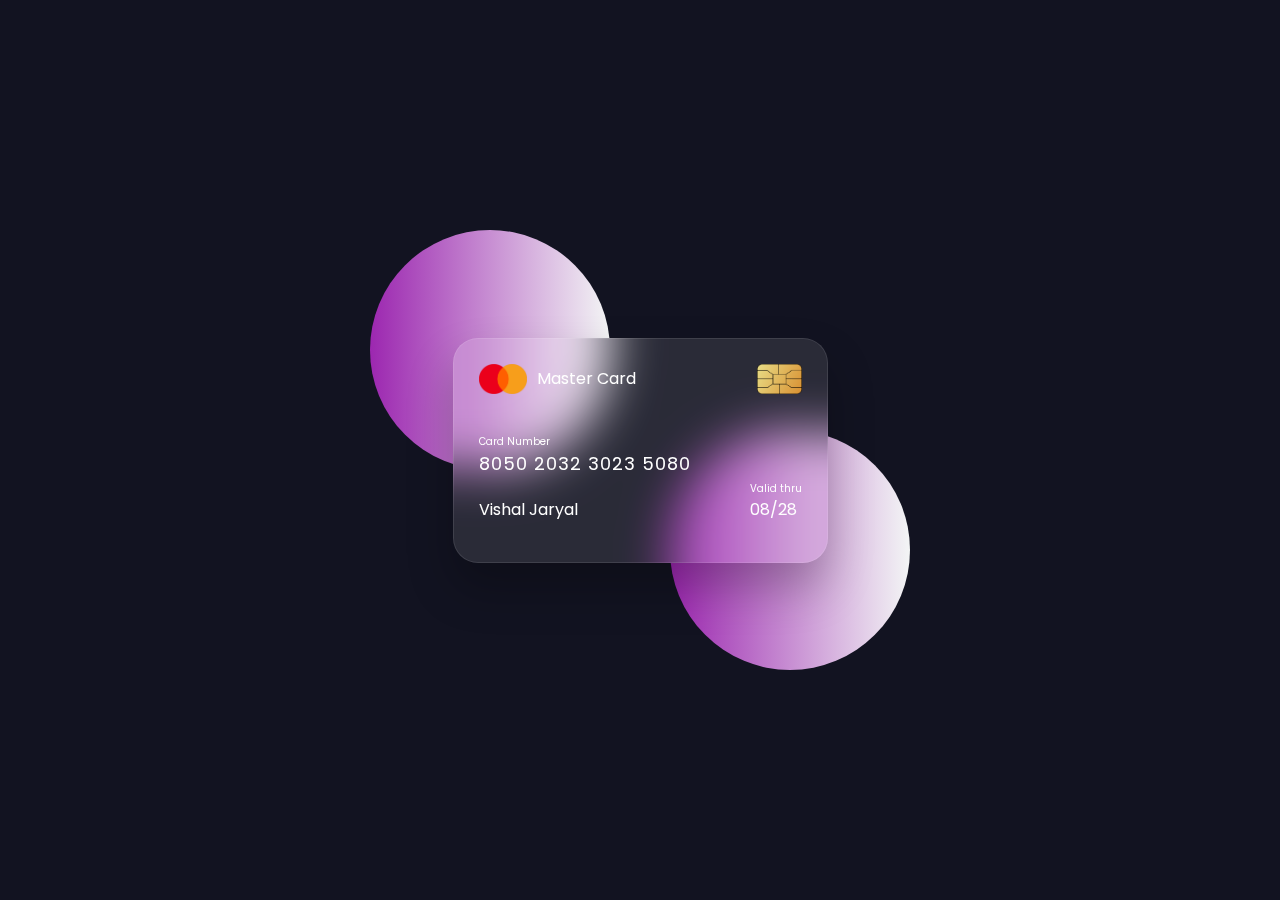
<file: Project 2/index.html>
<!DOCTYPE html>
<html lang="en">
<head>
    <meta charset="UTF-8">
    <meta name="viewport" content="width=device-width, initial-scale=1.0">
    <link rel="stylesheet" href="https://cdnjs.cloudflare.com/ajax/libs/font-awesome/6.5.1/css/all.min.css" integrity="sha512-DTOQO9RWCH3ppGqcWaEA1BIZOC6xxalwEsw9c2QQeAIftl+Vegovlnee1c9QX4TctnWMn13TZye+giMm8e2LwA==" crossorigin="anonymous" referrerpolicy="no-referrer" />

    <link href='https://unpkg.com/boxicons@2.1.4/css/boxicons.min.css' rel='stylesheet'>


    <title>Flipping Card UI Design</title>
    <link rel="stylesheet" href="style.css">
</head>
<body>
    
    <section>

        <div class="container">

            <div class="card front-face">


                <header>
                    <span class="logo">
                        <img src="logo.png" alt="">
                        <h5>Master Card</h5>
                    </span>
                    <img src="chip.png" alt="" class="chip">
                </header>

                <div class="card-details">
                    <div class="name-number">
                        <h6>Card Number</h6>
                        <h5 class="number">8050 2032 3023 5080</h5>
                        <h5 class="name">Vishal Jaryal</h5>
                    </div>

                    <div class="valid-date">
                        <h6>Valid thru</h6>
                        <h5>08/28</h5>
                    </div>


                </div>
            </div>


            <div class="card back-face">
                <h6>For customer service call +977 4343 3433 or email at mastercard@proton.me</h6>
                <span class="magnetic-strip"></span>
                <div class="signature"><i>005</i></div>
                <h5>Lorem ipsum dolor sit amet consectetur adipisicing elit. Minima assumenda impedit aspernatur quam adipisci soluta. Lorem ipsum dolor sit amet consectetur adipisicing elit. Id quas commodi repudiandae, unde deserunt aut.</h5>
            </div>


        </div>

    </section>

    
</body>
</html>
</file>
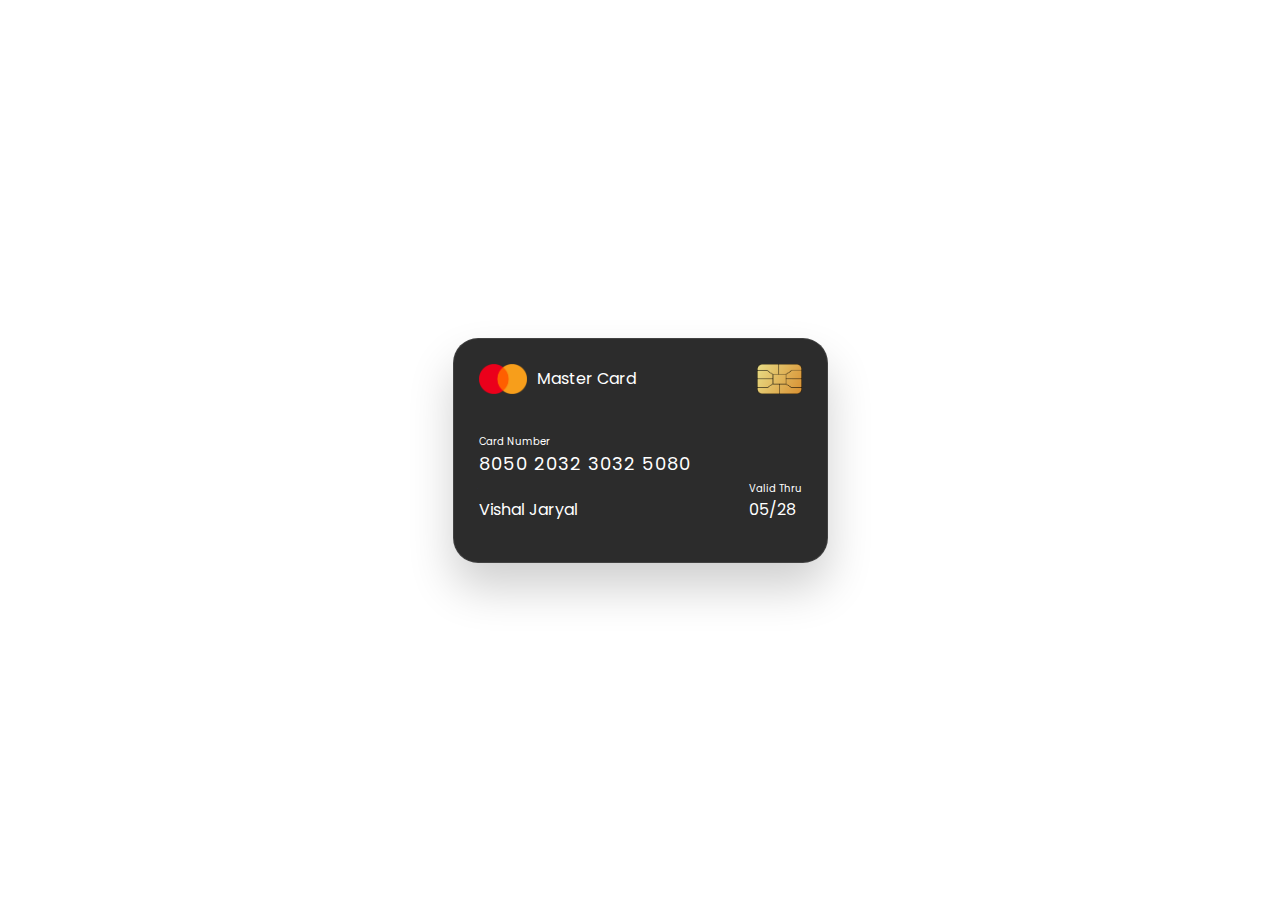
<file: Project 3/index.html>
<!DOCTYPE html>
<html lang="en">
<head>
    <meta charset="UTF-8">
    <meta name="viewport" content="width=device-width, initial-scale=1.0">
    <title>Credit Card Ui Design</title>
    <link rel="stylesheet" href="style.css">
</head>
<body>

    <section>

        <div class="container">
            <div class="card">

                <header>
                    <span class="logo">
                        <img src="logo.png" alt="">
                        <h5>Master Card</h5>
                    </span>
                    <img src="chip.png" alt="" class="chip">
                </header>

                <div class="card-details">
                    <div class="name-number">
                        <h6>Card Number</h5>
                        <h5 class="number">8050 2032 3032 5080</h5>
                        <h5 class="name">Vishal Jaryal</h5>
                    </div>

                    <div class="valid-date">
                        <h6>Valid Thru</h6>
                        <h5>05/28</h5>
                    </div>
                    
                </div>

                

            </div>
        </div>

    </section>
    
</body>
</html>
</file>
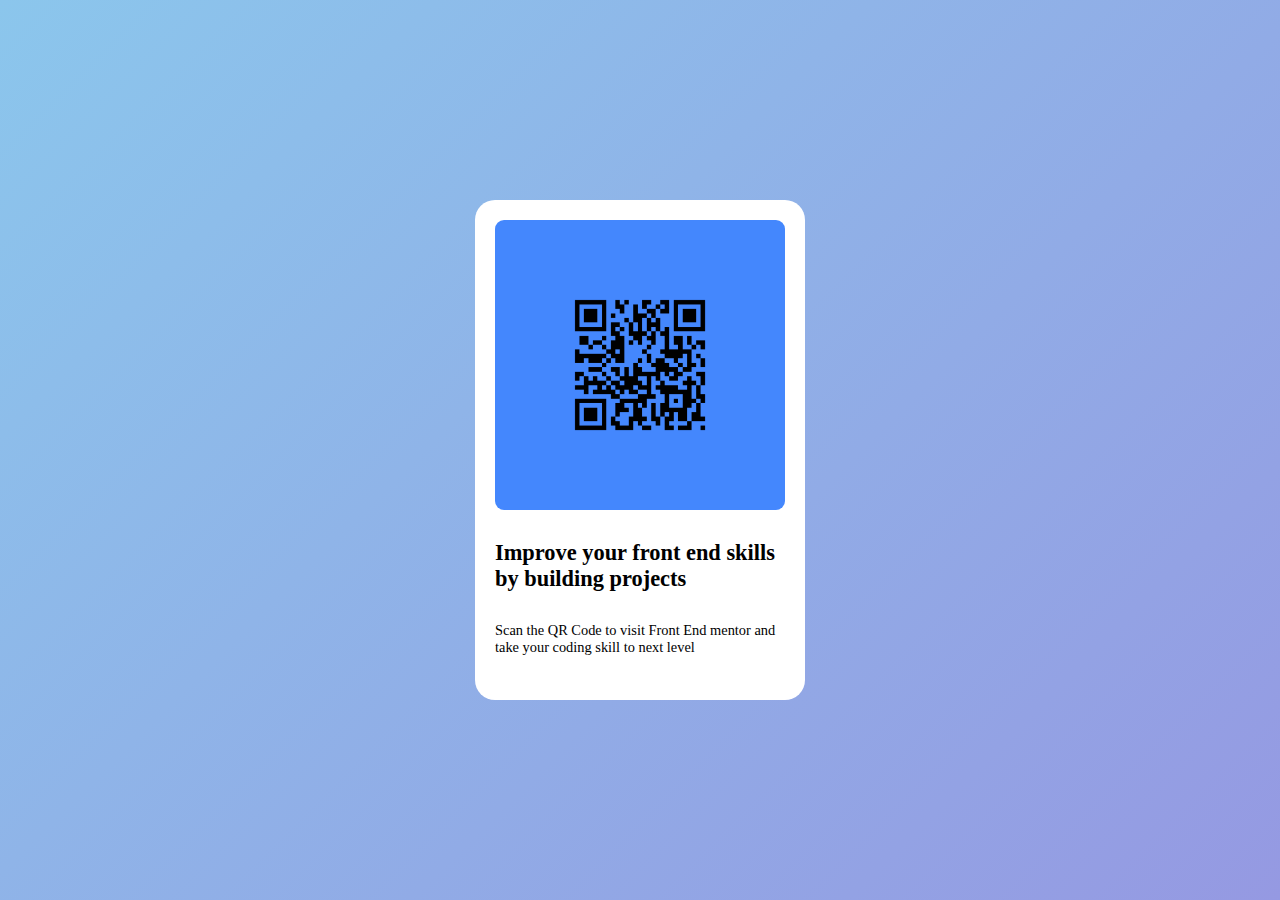
<file: Project 5/index.html>
<!DOCTYPE html>
<html lang="en">
<head>
    <meta charset="UTF-8">
    <meta name="viewport" content="width=device-width, initial-scale=1.0">
    <title>Card Website</title>
    
    <link rel="stylesheet" href="style.css">
</head>
<body>

    <div class="container">

        <div class="box">


            <div class="innerBox">
                <img src="qr.jpeg" alt="">
            </div>

            <h2>Improve your front end skills by building projects </h2>

            <p>Scan the QR Code to visit Front End mentor and take your coding skill to next level</p>
            


        </div>

    </div>


    
</body>
</html>
</file>
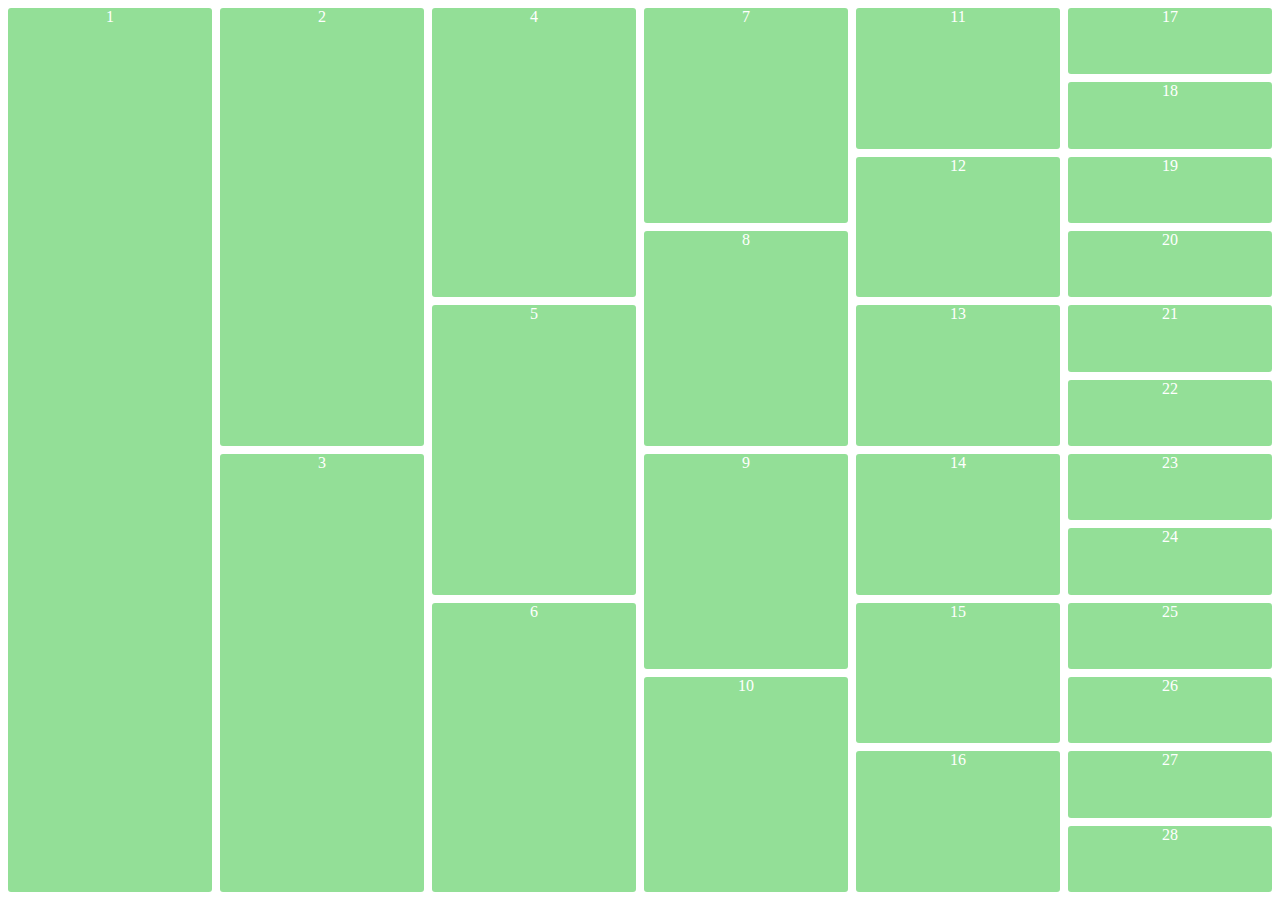
<file: Project 7 (CSS grid)/index.html>
<!DOCTYPE html>
<html lang="en">
<head>
    <meta charset="UTF-8">
    <meta name="viewport" content="width=device-width, initial-scale=1.0">
    <title>Document</title>
    <link rel="stylesheet" href="style.css">
</head>
<body>

    <div class="container">
        
        <div class="innerContainer">
            <div class="box">1</div>
        </div>

        <div class="innerContainer">
            <div class="box">2</div>
            <div class="box">3</div>
        </div>

        <div class="innerContainer">
            <div class="box">4</div>
            <div class="box">5</div>
            <div class="box">6</div>
        </div>

        <div class="innerContainer">
            <div class="box">7</div>
            <div class="box">8</div>
            <div class="box">9</div>
            <div class="box">10</div>
        </div>

        <div class="innerContainer">
            <div class="box">11</div>
            <div class="box">12</div>
            <div class="box">13</div>
            <div class="box">14</div>
            <div class="box">15</div>
            <div class="box">16</div>
        </div>

        <div class="innerContainer">
            <div class="box">17</div>
            <div class="box">18</div>
            <div class="box">19</div>
            <div class="box">20</div>
            <div class="box">21</div>
            <div class="box">22</div>
            <div class="box">23</div>
            <div class="box">24</div>
            <div class="box">25</div>
            <div class="box">26</div>
            <div class="box">27</div>
            <div class="box">28</div>
        </div>



    </div>


    
</body>
</html>
</file>
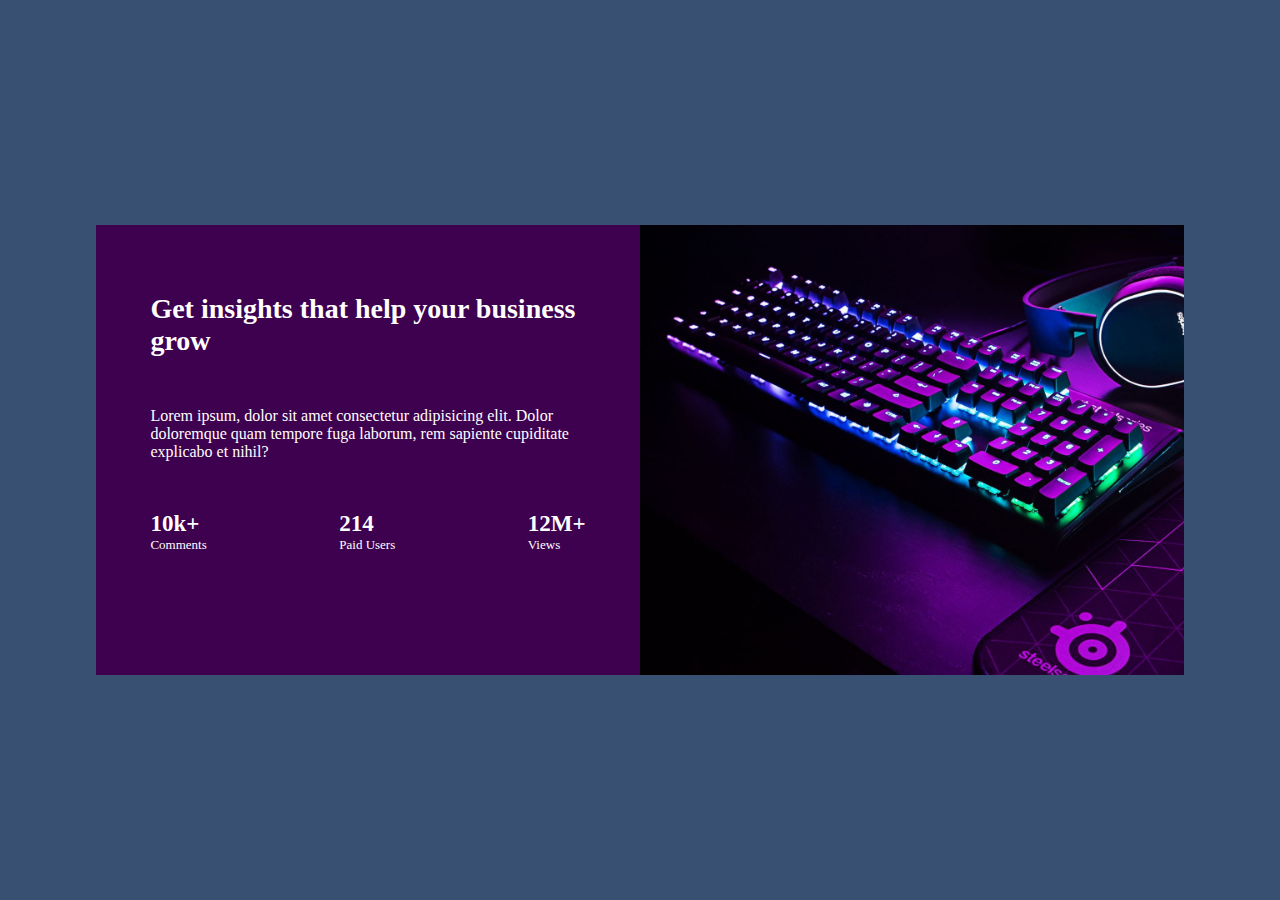
<file: Project 5/practice/index.html>
<!DOCTYPE html>
<html lang="en">
<head>
    <meta charset="UTF-8">
    <meta name="viewport" content="width=device-width, initial-scale=1.0">
    <title>Document</title>
    <link rel="stylesheet" href="style.css">
</head>
<body>
    
    <div class="container">

        <div class="outerBox">

            <div class="box1">

                <div class="textBox">

                    <div class="text1">
                        <h2>Get insights that help your business grow</h2>
                    </div>
    
                    <div class="text2">
                        <p>Lorem ipsum, dolor sit amet consectetur adipisicing elit. Dolor doloremque quam tempore fuga laborum, rem sapiente cupiditate explicabo et nihil?</p>
                    </div>
    
    
                    <div class="text3">

                        <div class="detailBox">
                            <h2>10k+</h2>
                            <p>Comments</p>
                        </div>

                        <div class="detailBox">
                            <h2>214</h2>
                            <p>Paid Users</p>
                        </div>

                        <div class="detailBox">
                            <h2>12M+</h2>
                            <p>Views</p>
                        </div>
    
                    </div>


                </div>

            </div>

            <div class="box2">

            </div>

        </div>


    </div>

</body>
</html>
</file>
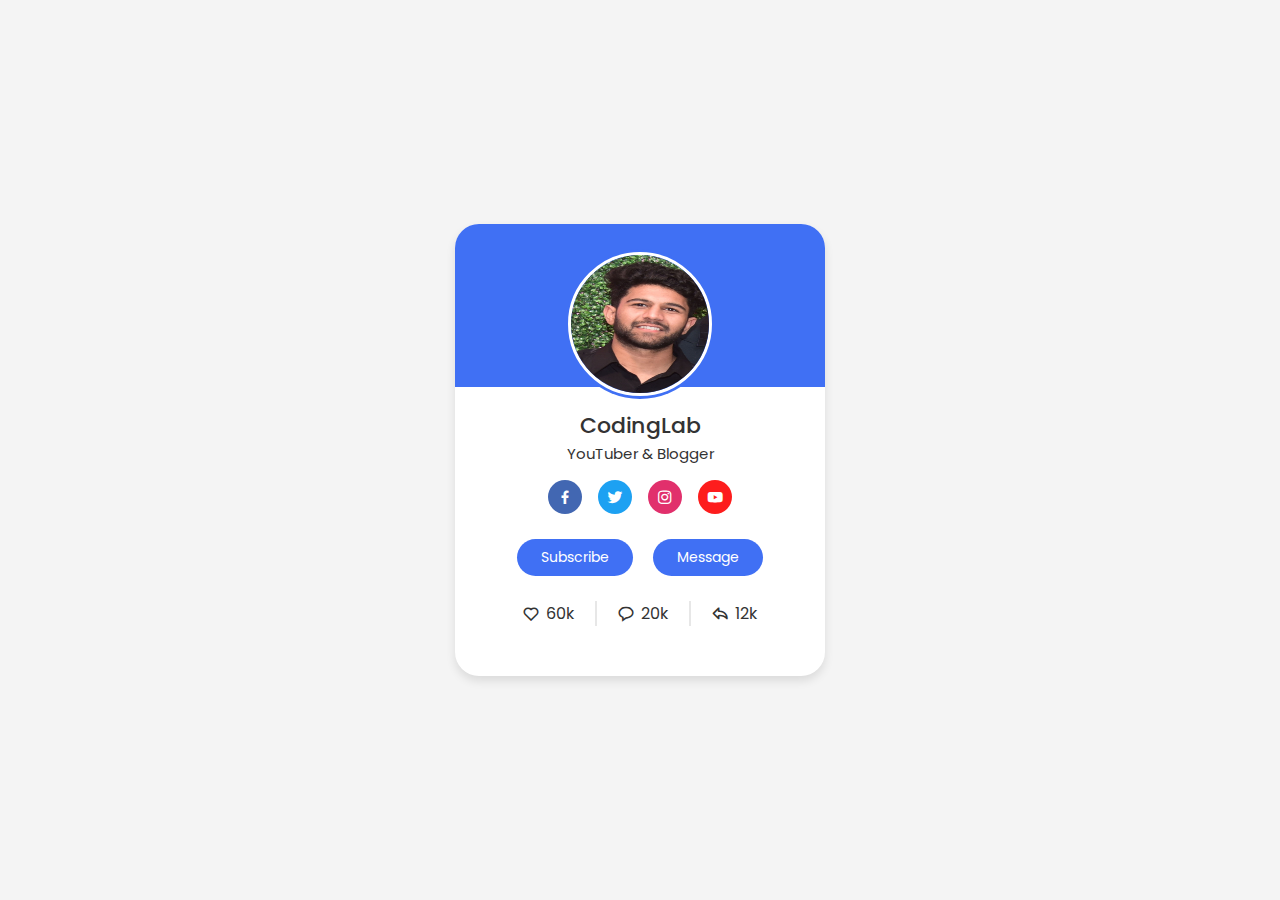
<file: Project 1/project1.html>
<!DOCTYPE html>
<html lang="en">
<head>
    <meta charset="UTF-8">
    <meta name="viewport" content="width=device-width, initial-scale=1.0">
    <link rel="stylesheet" href="https://cdnjs.cloudflare.com/ajax/libs/font-awesome/6.5.1/css/all.min.css" integrity="sha512-DTOQO9RWCH3ppGqcWaEA1BIZOC6xxalwEsw9c2QQeAIftl+Vegovlnee1c9QX4TctnWMn13TZye+giMm8e2LwA==" crossorigin="anonymous" referrerpolicy="no-referrer" />

    <link href='https://unpkg.com/boxicons@2.1.4/css/boxicons.min.css' rel='stylesheet'>

    <title>Profile Card UI Design</title>
    <link rel="stylesheet" href="project1.css">
</head>
<body>

    <div class="profile-card">
        <div class="image">
            <img src="img1.jpg" alt="" class="profile-img">
        </div>

        <div class="text-data">
            <span class="name">
                CodingLab
            </span>
            <span class="job">
                YouTuber & Blogger
            </span>
        </div>

        <div class="media-buttons">
            <a href="#" class="link" style="background-color: #4267b2;">
                <i class='bx bxl-facebook' ></i>
            </a>

            <a href="#" class="link" style="background-color: #1DA1F2">
                <i class='bx bxl-twitter'></i>
            </a>

            <a href="#" class="link" style="background-color: #E1306C;">
                <i class='bx bxl-instagram'></i>
            </a>

            <a href="#" class="link" style="background-color: #FD1D1D;">
                <i class='bx bxl-youtube'></i>
            </a>
        </div>

        <div class="buttons">
            <button class="button">Subscribe</button>
            <button class="button">Message</button>
        </div>

        <div class="analytics">
            <div class="data">
                <i class='bx bx-heart'></i>
                <span class="number">60k</span>
            </div>

            <div class="data">
                <i class='bx bx-message-rounded'></i>
                <span class="number">20k</span>
            </div>

            <div class="data">
                <i class='bx bx-share' ></i>
                <span class="number">12k</span>
            </div>
        </div>

    </div>
                      
    
</body>
</html>
</file>
<file: Project 2/style.css>
@import url('https://fonts.googleapis.com/css2?family=Lugrasimo&family=Poppins:wght@300;400;500;600&display=swap');

* {
    margin: 0;
    padding: 0;
    box-sizing: border-box;
    font-family:"Poppins", sans-serif;
}

section{
    position: relative;
    min-height: 100vh;
    width: 100%;
    background-color: #121321;
    display: flex;
    align-items: center;
    justify-content: center;
    color: #fff;
    perspective: 1000px;
}

section::before{
    content: "";
    position: absolute;
    height: 240px;
    width: 240px;
    border-radius: 50%;
    transform: translate(-150px, -100px);
    background: linear-gradient(90deg, #9c27b0, #f3f5f5);
}

section::after{
    content: "";
    position: absolute;
    height: 240px;
    width: 240px;
    border-radius: 50%;
    transform: translate(150px, 100px);
    background: linear-gradient(90deg, #9c27b0, #f3f5f5);
}

.container{
    position: relative;
    height: 225px;
    width: 375px;
    z-index: 100;
    border-radius: 25px;
    transition: 0.5s;
    transform-style: preserve-3d;
}
.container:hover{
    transform: rotateY(180deg);
}

.container .card{
    position: absolute;
    height: 100%;
    width: 100%;
    padding: 25px;
    border-radius: 25px;
    backdrop-filter:blur(25px);
    background-color: rgba(255, 255, 255, 0.1);
    box-shadow: 0 25px 45px rgba(0, 0, 0, 0.25);
    border: 1px solid rgba(255, 255, 255, 0.1);
    backface-visibility: hidden;

}

.front-face header,
.front-face .logo{
    display: flex;
    align-items: center;
}

.front-face header{
    justify-content: space-between;
}

.front-face .logo img{
    width: 48px;
    margin-right: 10px;
}

h5{
    font-size: 16px;
    font-weight: 400;
}

.front-face .chip{
    width: 45px;
}

.front-face .card-details{
    display: flex;
    margin-top: 40px;
    align-items: flex-end;
    justify-content: space-between;
}

h6{
    font-size: 10px;
    font-weight: 400;
}

h5.number{
    font-size: 18px;
    letter-spacing: 1px;
}

h5.name{
    margin-top:20px;
}

.card.back-face{
    border: none;
    padding: 15px 25px 25px 25px;
    transform: rotateY(180deg);
}

.card.back-face h6{
    font-size: 8px;
}

.card.back-face .magnetic-strip{
    position: absolute;
    left: 0;
    top: 40px;
    height: 45px;
    width: 100%;
    background: #000;
}

.card.back-face .signature{
    display: flex;
    justify-content: flex-end;
    align-items: center;
    margin-top: 80px;
    height: 40px;
    width: 85%;
    border-radius: 6px;
    background: repeating-linear-gradient(#fff, #fff 3px, #efefef 0px, #efefef 9px);
}

.signature i{
    color: #000;
    font-size: 12px;
    padding: 4px 6px;
    border-radius: 4px;
    background-color: #fff;
    margin-right: -30px;
    z-index: -1;
}

.card.back-face h5{
    font-size: 8px;
    margin-top: 15px;
}
</file>
<file: Project 3/style.css>
@import url('https://fonts.googleapis.com/css2?family=Lugrasimo&family=Poppins:wght@300;400;500;600&display=swap');

*{
    margin: 0;
    padding: 0;
    box-sizing: border-box;
    font-family: "Poppins", sans-serif;
}

section{
    min-height: 100vh;
    width: 100%;
    display: flex;
    justify-content: center;
    align-items: center;
    color: white;
}

.container{
    height: 225px;
    width: 375px;
    /* border-radius: 25px; */
}

.container .card{
    height: 100%;
    width: 100%;
    padding: 25px;
    background-color: rgba(0, 0, 0, 0.829);
    border-radius: 25px;
    box-shadow: 0 25px 45px rgba(0, 0, 0, 0.19);
    border: 1px solid rgba(255, 255, 255, 0.1);
}

.card header, 
.card .logo{
    display: flex;
    align-items: center;
}

.card .logo img{
    width: 48px;
    height: 30px;
    margin-right: 10px;
}

h5{
    font-size: 16px;
    font-weight: 400;
}

.card .chip{
    width: 45px;
}

.card header{
    justify-content: space-between;
}

.card .card-details{
    display: flex;
    margin-top: 40px;
    align-items: flex-end;
    justify-content: space-between;
}

h6{
    font-size: 10px;
    font-weight: 400;
}

h5.number{
    font-size: 18px;
    letter-spacing: 1px;
}

h5.name{
    margin-top: 20px;
}
</file>
<file: Project 5/style.css>
*{
    margin: 0;
    padding: 0;
    box-sizing: border-box;
}


.container{
    height: 100vh;
    width: 100%;
    background-color: #8BC6EC;
    background-image: linear-gradient(135deg, #8BC6EC 0%, #9599E2 100%);
    display: flex;
    justify-content: center;
    align-items: center;
}

.box{
    width: 330px;
    height: 500px;
    background-color: white;
    border-radius: 20px;
    display: flex;
    flex-direction: column;
    align-items: center;
    gap: 30px;
    padding: 20px;
}

.innerBox{
    width: 100%;
    height: 290px;
    background-color: #0861fcc1;
    display: flex;
    justify-content: center;
    align-items: center;
    border-radius: 9px;
    
}

.innerBox img{
    width: 57%;

}

.box h2{
    font-size: 1.4rem;
    font-weight: bolder;
    /* margin-top: 10px; */
}
.box p{

    font-size: 0.9rem;
    font-weight: 400;
}
</file>
<file: Project 7 (CSS grid)/style.css>
*{
    margin: 0;
    padding: 0;
    box-sizing: border-box;
}

.container{
    width: 100vw;
    height: 100vh;
    padding: 8px;
    display: grid;
    gap: 8px;
    grid-template-columns: repeat(6, 1fr);
}

.innerContainer{
    display: grid;
    gap: 8px; 
}

.box{
    background-color: rgba(118, 214, 123, 0.788);
    text-align: center;
    color: #fff;
    border-radius: 3px;
}
</file>
<file: Project 5/practice/style.css>
*{
    margin: 0;
    padding: 0;
    box-sizing: border-box;
    color: white;
}

.container{
    height: 100vh;
    width:100%;
    background-color: rgba(2, 34, 76, 0.788);
    display: flex;
    justify-content: center;
    align-items: center;
}

.outerBox{
    width: 85%;
    height: 50%;
    background-color: white;
    display: flex;
}

.box1{
    width: 50%;
    height: 100%;
    background-color: rgb(61, 1, 80);
    display: flex;
    flex-direction: column;
    gap: 30px;
    align-items: center;
    justify-content: center;
}

.textBox{
    width: 80%;
    height: 70%;
    display: flex;
    flex-direction: column;
    gap: 50px;
}

.text1 h2{
    font-size: 28px;
}

.text3{
    display: flex;
    justify-content: space-between;
}

.text3 h2{
    font-size: 23px;
}
.text3 p{
    font-size: 13px;
    font-weight: 400;
}

.box2{
    width: 50%;
    height: 100%;
    background-image: url("side.jpg");
    background-size: cover;
}
</file>
<file: Project 1/project1.css>
@import url('https://fonts.googleapis.com/css2?family=Lugrasimo&family=Poppins:wght@300;400;500;600&display=swap');

*{
    margin: 0;
    padding: 0;
    box-sizing: border-box;
    font-family:"Poppins", sans-serif;
}

body{
    height: 100vh;
    display: flex;
    align-items: center;
    justify-content: center;
    background-color: #f4f4f4;
}

.profile-card{
    display: flex;
    flex-direction: column;
    align-items: center;
    max-width: 370px;
    width: 100%;
    background-color: #fff;
    border-radius: 24px;
    padding: 25px;
    box-shadow: 0 5px 10px rgba(0, 0, 0, 0.1);
    position: relative;
}

.profile-card::before{
    content: '';
    position: absolute;
    top: 0;
    left: 0;
    height: 36%;
    width: 100%;
    background-color: #4070f4;
    border-radius: 24px 24px 0 0;
}

.image{
    position: relative;
    height: 150px;
    width: 150px;
    border-radius: 50%;
    background-color: #4070f4;
    padding: 3px;
    margin-bottom: 10px;
}
.image .profile-img{
    height: 100%;
    width: 100%;
    /* object-fit: cover; */
    background-size: cover;
    border-radius: 50%;
    border: 3px solid white;
}

.profile-card .text-data{
    display: flex;
    flex-direction: column;
    align-items: center;
    color: #333;
}

.text-data .name{
    font-size: 22px;
    font-weight: 500;
}

.text-data .job{
    font-size: 15px;
    font-weight: 400;
}

.profile-card .media-buttons{
    display: flex;
    align-items: center;
    margin-top: 15px;
}

.media-buttons .link{
    display: flex;
    align-items: center;
    justify-content: center;
    height: 34px;
    width: 34px;
    border-radius: 50%;
    margin: 0 8px;
    background-color: #4070f4;
    text-decoration: none;
    color: #fff;
    font-size: 18px;
}

.profile-card .buttons{
    display: flex;
    align-items: center;
    margin-top: 25px;   
}

.buttons .button{
    border: none;
    font-size: 14px;
    font-weight: 400;
    border-radius: 24px;
    margin: 0 10px;
    padding: 8px 24px;
    color: #fff;
    background-color: #4070f4;
    cursor: pointer;
    transition: all 0.3s ease;
}

.buttons .button:hover{
    background-color: #0e4bf1;
}

.profile-card .analytics{
    margin: 25px;
    display: flex;
    align-items: center;
}

.analytics .data{
    display: flex;
    align-items: center;
    color: #333;
    padding: 0 20px;
    border-right: 2px solid #e7e7e7;
}

.data i{
    font-size: 18px;
    margin-right: 6px;
}

.data:last-child{
    border-right: none;
}
/* 
.card{
    height: 100vh;
    width: 100vw;
    background-color: pink;
    display: flex;
    justify-content: center;
    align-items: center;
}

.profile-card{
    height:60vh;
    width: 40vw;
    background-color: white;
    border-radius: 8%;
}

.image{
    background-image: url("img1.jpg");
    height: 8rem;
    width: 8rem;
    background-size: cover;
    border-radius: 50%;
}

.box1{
    height: 150px;
    width: 100%;
    background-color: #4070f4;
    display: flex;
    justify-content: center;
    align-items: flex-end;
    border-radius: 8%;
}

.facebook{
    height: 30px;
    width: 30px;
    background-color: #4267B2;
    border-radius: 50%;
    display: flex;
    justify-content: center;
    align-items: center;
} */
</file>
